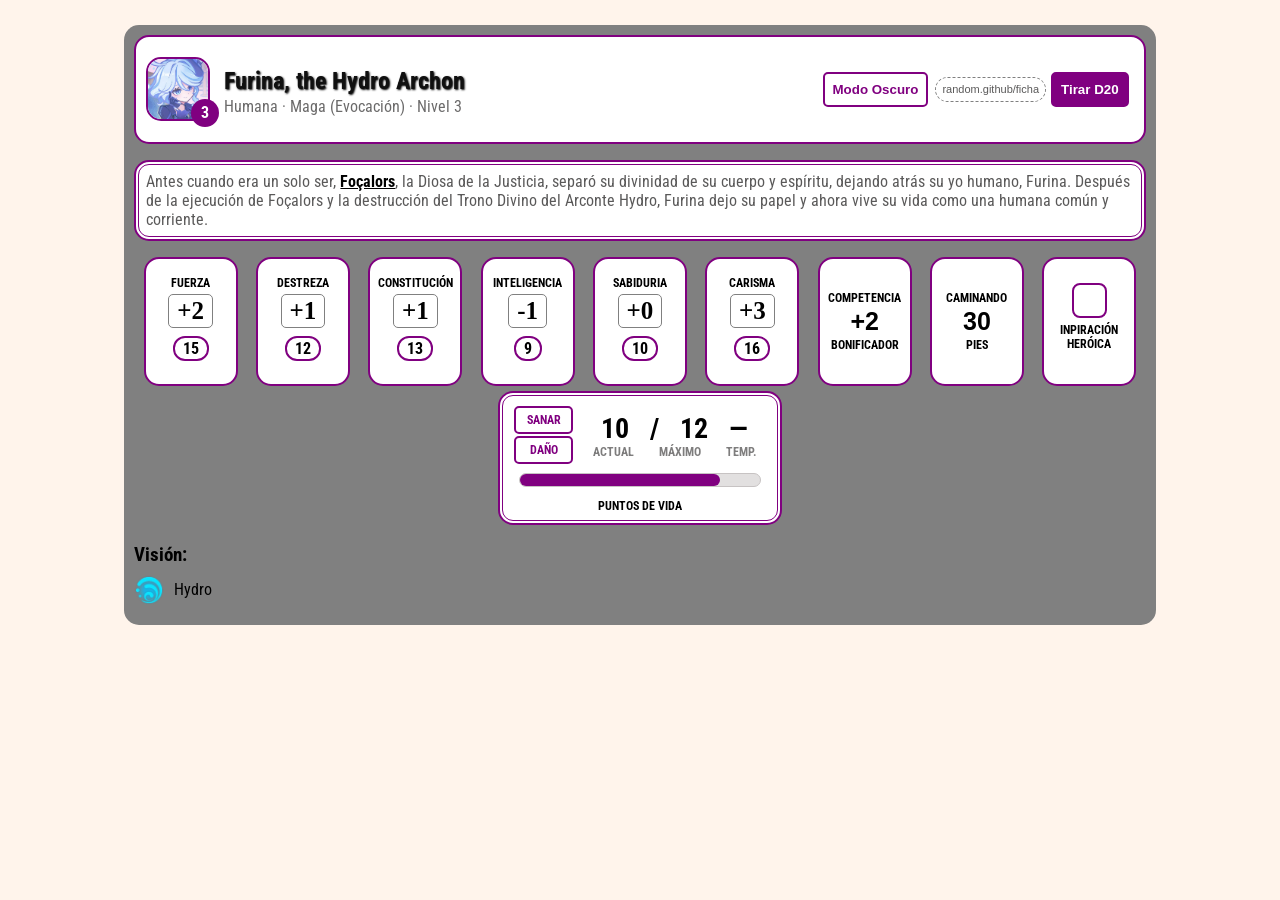
<file: fase-01/proyecto_ficha-personaje/index.html>
<!doctype html>
<html lang="en">
  <head>
    <meta charset="utf-8" />
    <meta name="viewport" content="width=device-width, initial-scale=1.0" />
    <title>D&D character sheet</title>
    <link rel="stylesheet" href="styles.css" />
    <link rel="preconnect" href="https://fonts.googleapis.com" />
    <link rel="preconnect" href="https://fonts.gstatic.com" crossorigin />
    <link
      href="https://fonts.googleapis.com/css2?family=Amarante&family=Bodoni+Moda:ital,opsz,wght@0,6..96,400..900;1,6..96,400..900&family=Nabla&family=Nunito:ital,wght@0,200..1000;1,200..1000&display=swap"
      rel="stylesheet"
    />
    <link
      rel="stylesheet"
      href="https://fonts.googleapis.com/css2?family=Cinzel:wght@700&amp;family=Roboto+Condensed:wght@400;700&amp;family=Roboto:wght@400;500;700&amp;display=swap"
    />
  </head>

  <body>
    <div class="character-sheet">
      <div class="name-title single-border">
        <div class="izquierda">
          <div class="profile">
            <div class="nivel">3</div>
            <img
              class="character-img"
              alt="woman surrounded by water and otters"
              src="./Images/furina-icon1.png"
            />
          </div>

          <div class="name-title-text">
            <h2 class="character-name">Furina, the Hydro Archon</h2>
            <p class="character-type">Humana · Maga (Evocación) · Nivel 3</p>
          </div>
        </div>
        <div class="botones">
          <button class="modo-oscuro" enabled>Modo Oscuro</button>
          <button class="link-github">
            <a href="https://github.com/Igglybuff/awesome-piracy#gaming"
              >random.github/ficha</a
            >
          </button>
          <button class="tirar-d20">Tirar D20</button>
        </div>
      </div>

      <p class="character-description double-border">
        Antes cuando era un solo ser,
        <a
          href="https://genshin-impact.fandom.com/es/wiki/Furina"
          target="_blank"
          ><strong>Foçalors</strong></a
        >, la Diosa de la Justicia, separó su divinidad de su cuerpo y espíritu,
        dejando atrás su yo humano, Furina. Después de la ejecución de Foçalors
        y la destrucción del Trono Divino del Arconte Hydro, Furina dejo su
        papel y ahora vive su vida como una humana común y corriente.
      </p>

      <div class="segunda-linea">
        <div class="fuerza estadisticas single-border">
          <p class="titulo-stats">Fuerza</p>
          <p class="modificador">+2</p>
          <p class="estadistica-numero">15</p>
        </div>

        <div class="destreza estadisticas single-border">
          <p class="titulo-stats">Destreza</p>
          <p class="modificador">+1</p>
          <p class="estadistica-numero">12</p>
        </div>

        <div class="constitucion estadisticas single-border">
          <p class="titulo-stats">Constitución</p>
          <p class="modificador">+1</p>
          <p class="estadistica-numero">13</p>
        </div>

        <div class="inteligencia estadisticas single-border">
          <p class="titulo-stats">Inteligencia</p>
          <p class="modificador">-1</p>
          <p class="estadistica-numero">9</p>
        </div>

        <div class="sabiduria estadisticas single-border">
          <p class="titulo-stats">Sabiduria</p>
          <p class="modificador">+0</p>
          <p class="estadistica-numero">10</p>
        </div>

        <div class="carisma estadisticas single-border">
          <p class="titulo-stats">Carisma</p>
          <p class="modificador">+3</p>
          <p class="estadistica-numero">16</p>
        </div>

        <div class="competencia bonificador single-border">
          <p class="titulo-stats">Competencia</p>
          <p class="numero-competencia">+2</p>
          <p class="titulo-stats">BONIFICADOR</p>
        </div>
        <div class="competencia velocidad single-border">
          <p class="titulo-stats">Caminando</p>
          <p class="numero-competencia">30</p>
          <p class="titulo-stats">Pies</p>
        </div>
        <div class="competencia inspiración single-border">
          <input class="checkbox" type="checkbox" />
          <p class="titulo-stats">Inpiración heróica</p>
        </div>

        <div class="puntos-de-vida double-border">
          <div class="botones-y-numeros">
            <div class="botones-vida">
              <button class="boton-sanar">SANAR</button>
              <button class="boton-daño">DAÑO</button>
            </div>
            <div class="contenedor-puntos-vida">
              <div class="numeros-vida"></div>
              <div class="letras-vida">
                <div class="letra">ACTUAL</div>
                <div class="letra max">MÁXIMO</div>
                <div class="letra">TEMP.</div>
              </div>
            </div>
          </div>

          <div class="puntos-y-barra">
            <div class="barra-vida-abajo">
              <div class="barra-vida-arriba"></div>
            </div>

            <p class="titulo-vida">PUNTOS DE VIDA</p>
          </div>
        </div>
      </div>

      <h3>Visión:</h3>
      <div class="hydro">
        <img
          class="hydro-image"
          src="./Images/Hydro.webp"
          alt="Hydro icon"
          width="30px"
        />
        <p class="vision-name">Hydro</p>

        <!--<a
          class="read-more"
          href="https://open.spotify.com/playlist/2f8l6YTLu3CFRl7RA26Hi4"
          >Read More</a-->
      </div>
    </div>
  </body>
</html>
</file>
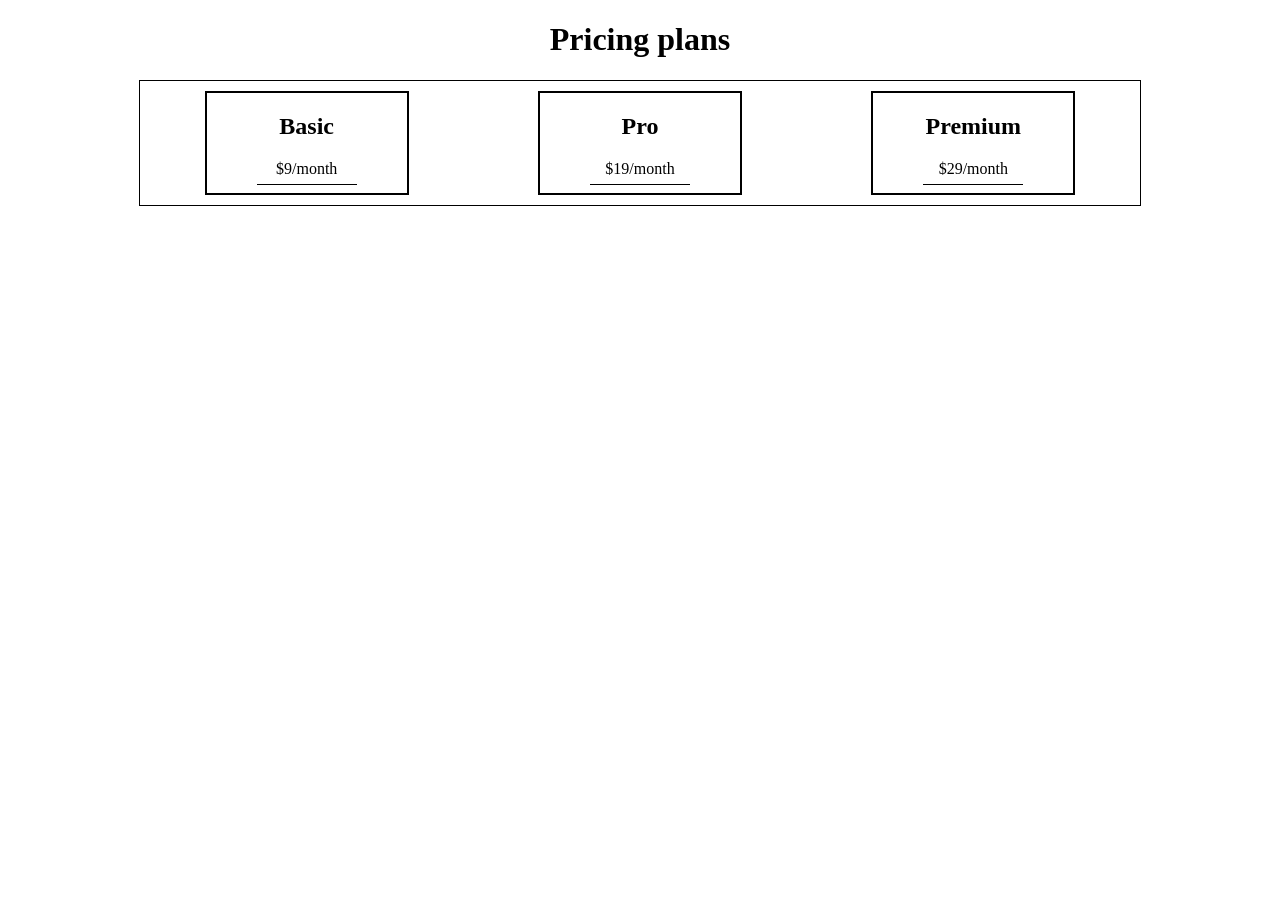
<file: fase-02/kk/index.html>
<!doctype html>
<html lang="en">
  <head>
    <meta charset="UTF-8" />
    <title>Pricing Plans Layout Page</title>
    <link rel="stylesheet" href="styles.css" />
  </head>
  <body>
    <h1>Pricing plans</h1>
    <div class="pricing-container">
      <div class="pricing-card basic-plan">
        <h2>Basic</h2>
        <p>$9/month</p>
        <hr />
      </div>
      <div class="pricing-card pro-plan">
        <h2>Pro</h2>
        <p>$19/month</p>
        <hr />
      </div>
      <div class="pricing-card premium-plan">
        <h2>Premium</h2>
        <p>$29/month</p>
        <hr />
      </div>
    </div>
  </body>
</html>
</file>
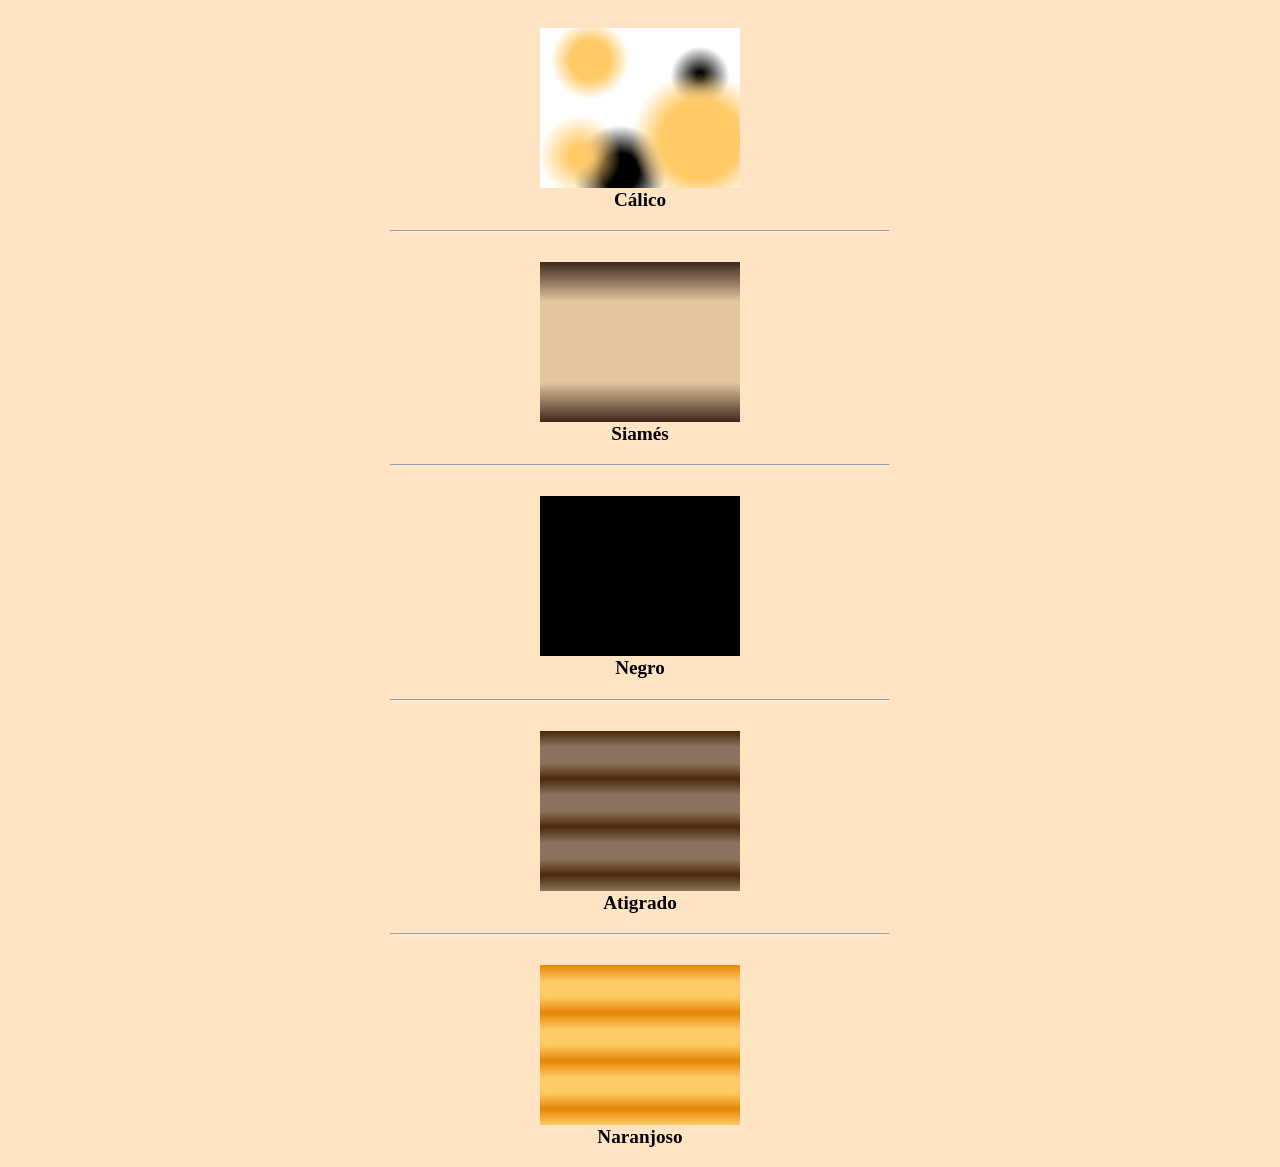
<file: Piezas/F1-Muestrario_de_pelajes/index.html>
<!doctype html>
<html lang="en">
  <head>
    <meta charset="UTF-8" />
    <meta name="viewport" content="width=device-width, initial-scale=1.0" />
    <title>Muestrario de pelajes</title>
    <link rel="stylesheet" href="styles.css" />
  </head>
  <body>
    <main class="muestrario">
      <div class="caja-pelaje calico"></div>
      <p class="nombre">Cálico</p>

      <hr />

      <div class="caja-pelaje siames"></div>
      <p class="nombre">Siamés</p>

      <hr />

      <div class="caja-pelaje negro"></div>
      <p class="nombre">Negro</p>

      <hr />

      <div class="caja-pelaje atigrado"></div>
      <p class="nombre">Atigrado</p>

      <hr />

      <div class="caja-pelaje naranjoso"></div>
      <p class="nombre">Naranjoso</p>
    </main>
  </body>
</html>
</file>
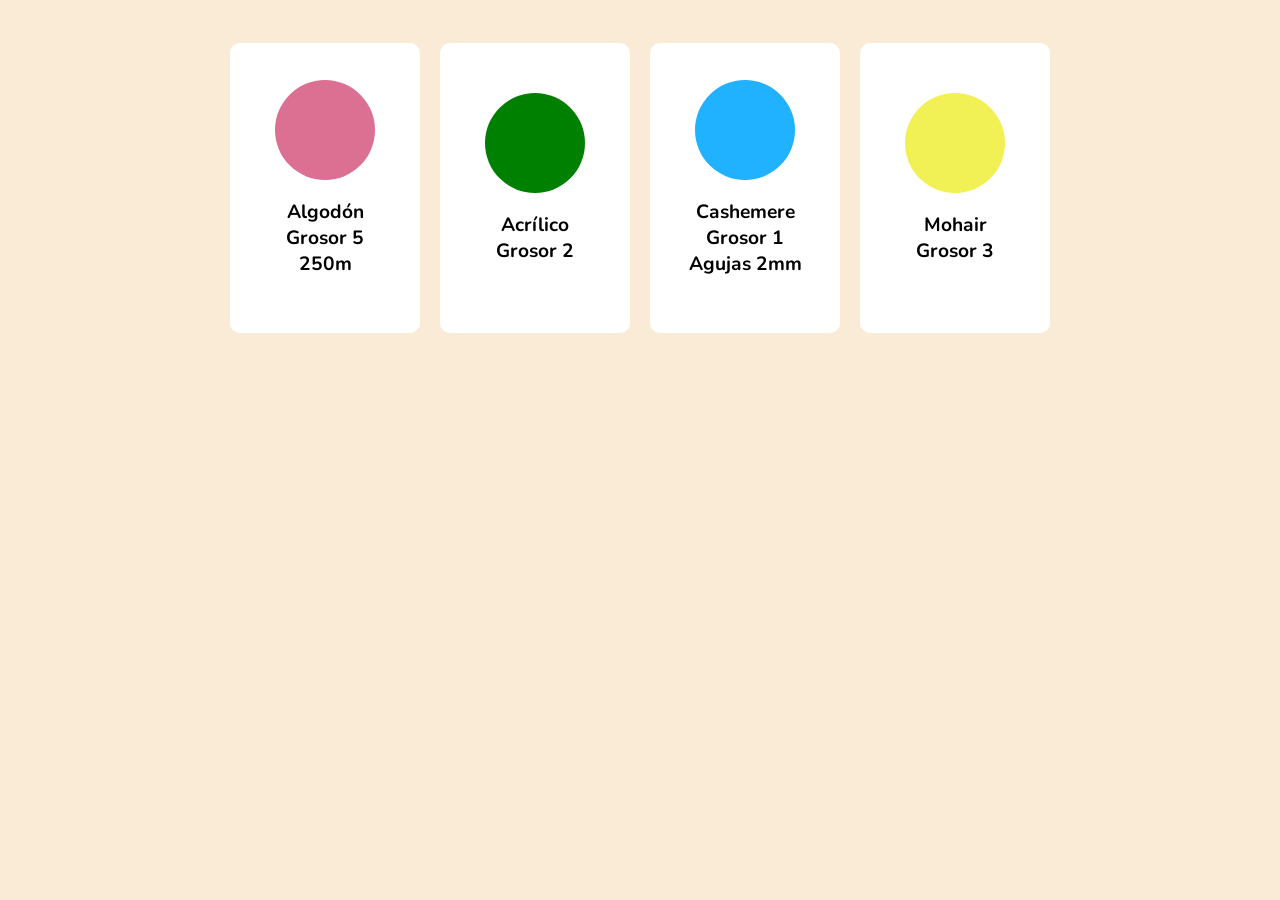
<file: Piezas/F1.3-Fila_de_ovillos/index.html>
<!doctype html>
<html lang="en">
  <head>
    <meta charset="UTF-8" />
    <meta name="viewport" content="width=device-width, initial-scale=1.0" />
    <title>Muestrario de pelajes</title>
    <link rel="stylesheet" href="styles.css" />
    <link rel="stylesheet" href="styles.css" />
    <link rel="preconnect" href="https://fonts.googleapis.com" />
    <link rel="preconnect" href="https://fonts.gstatic.com" crossorigin />
    <link
      href="https://fonts.googleapis.com/css2?family=Amarante&family=Bodoni+Moda:ital,opsz,wght@0,6..96,400..900;1,6..96,400..900&family=Nabla&family=Nunito:ital,wght@0,200..1000;1,200..1000&display=swap"
      rel="stylesheet"
    />
  </head>
  <body>
    <main class="fila">
      <div class="tarjeta">
        <div class="ovillo_1 circulo"></div>
        <p>
          Algodón<br />
          Grosor 5 <br />250m
        </p>
      </div>

      <div class="tarjeta">
        <div class="ovillo_2 circulo"></div>
        <p>
          Acrílico<br />
          Grosor 2
        </p>
      </div>

      <div class="tarjeta">
        <div class="ovillo_3 circulo"></div>
        <p>
          Cashemere<br />
          Grosor 1<br />
          Agujas 2mm
        </p>
      </div>

      <div class="tarjeta">
        <div class="ovillo_4 circulo"></div>
        <p>
          Mohair<br />
          Grosor 3
        </p>
      </div>
    </main>
  </body>
</html>
</file>
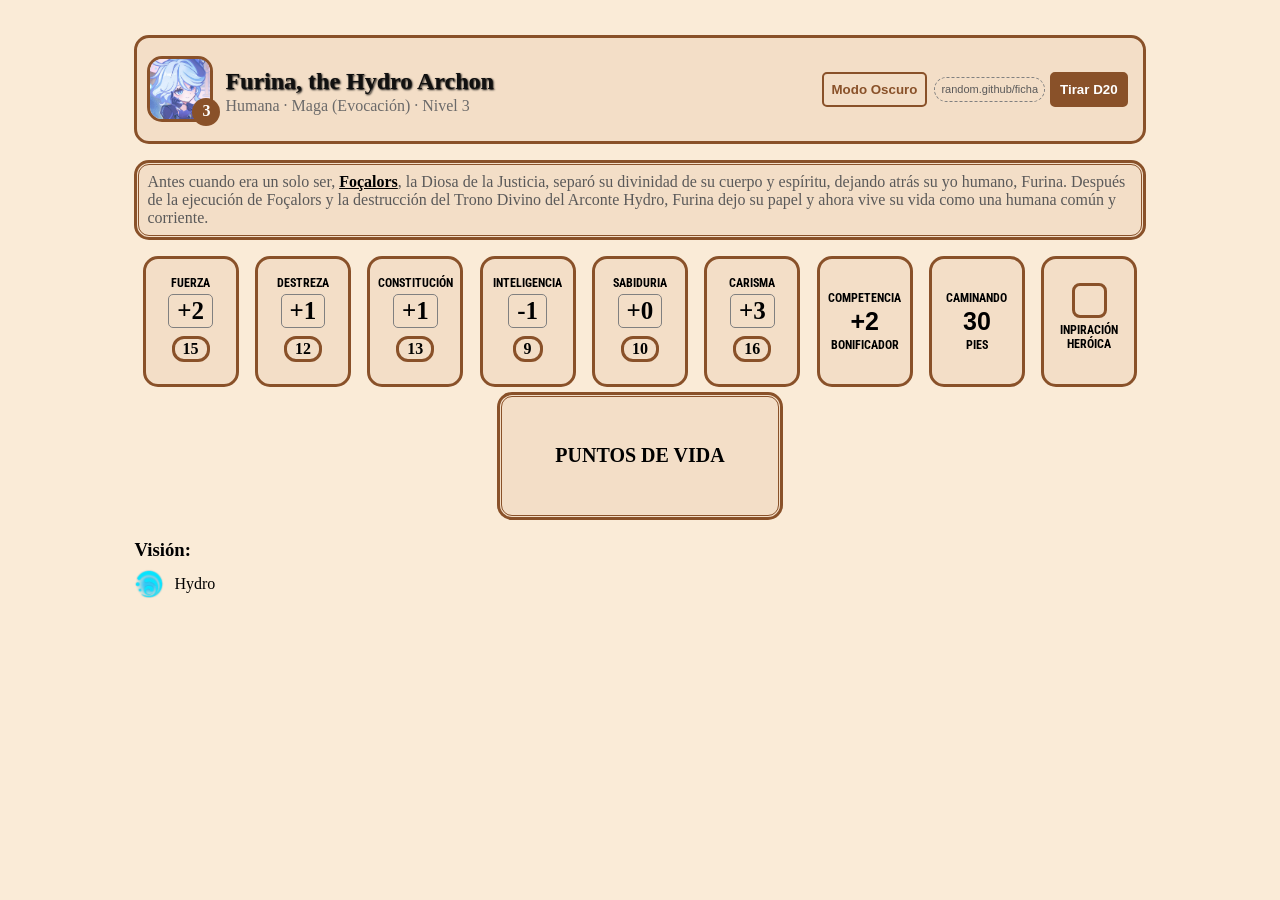
<file: Piezas/F1.4-Ficha-dnd-otoño/index.html>
<!doctype html>
<html lang="en">
  <head>
    <meta charset="utf-8" />
    <meta name="viewport" content="width=device-width, initial-scale=1.0" />
    <title>D&D character sheet</title>
    <link rel="stylesheet" href="styles.css" />
    <link rel="preconnect" href="https://fonts.googleapis.com" />
    <link rel="preconnect" href="https://fonts.gstatic.com" crossorigin />
    <link
      href="https://fonts.googleapis.com/css2?family=Amarante&family=Bodoni+Moda:ital,opsz,wght@0,6..96,400..900;1,6..96,400..900&family=Nabla&family=Nunito:ital,wght@0,200..1000;1,200..1000&display=swap"
      rel="stylesheet"
    />
    <link
      rel="stylesheet"
      href="https://fonts.googleapis.com/css2?family=Cinzel:wght@700&amp;family=Roboto+Condensed:wght@400;700&amp;family=Roboto:wght@400;500;700&amp;display=swap"
    />
  </head>

  <body>
    <div class="character-sheet">
      <div class="name-title single-border">
        <div class="izquierda">
          <div class="profile">
            <div class="nivel">3</div>
            <img
              class="character-img"
              alt="woman surrounded by water and otters"
              src="./Images/furina-icon1.png"
            />
          </div>

          <div class="name-title-text">
            <h2 class="character-name">Furina, the Hydro Archon</h2>
            <p class="character-type">Humana · Maga (Evocación) · Nivel 3</p>
          </div>
        </div>
        <div class="botones">
          <button class="modo-oscuro" enabled>Modo Oscuro</button>
          <button class="link-github">
            <a href="https://github.com/Igglybuff/awesome-piracy#gaming"
              >random.github/ficha</a
            >
          </button>
          <button class="tirar-d20">Tirar D20</button>
        </div>
      </div>

      <p class="character-description double-border">
        Antes cuando era un solo ser,
        <a
          href="https://genshin-impact.fandom.com/es/wiki/Furina"
          target="_blank"
          ><strong>Foçalors</strong></a
        >, la Diosa de la Justicia, separó su divinidad de su cuerpo y espíritu,
        dejando atrás su yo humano, Furina. Después de la ejecución de Foçalors
        y la destrucción del Trono Divino del Arconte Hydro, Furina dejo su
        papel y ahora vive su vida como una humana común y corriente.
      </p>

      <div class="segunda-linea">
        <div class="fuerza estadisticas single-border">
          <p class="titulo-stats">Fuerza</p>
          <p class="modificador">+2</p>
          <p class="estadistica-numero">15</p>
        </div>

        <div class="destreza estadisticas single-border">
          <p class="titulo-stats">Destreza</p>
          <p class="modificador">+1</p>
          <p class="estadistica-numero">12</p>
        </div>

        <div class="constitucion estadisticas single-border">
          <p class="titulo-stats">Constitución</p>
          <p class="modificador">+1</p>
          <p class="estadistica-numero">13</p>
        </div>

        <div class="inteligencia estadisticas single-border">
          <p class="titulo-stats">Inteligencia</p>
          <p class="modificador">-1</p>
          <p class="estadistica-numero">9</p>
        </div>

        <div class="sabiduria estadisticas single-border">
          <p class="titulo-stats">Sabiduria</p>
          <p class="modificador">+0</p>
          <p class="estadistica-numero">10</p>
        </div>

        <div class="carisma estadisticas single-border">
          <p class="titulo-stats">Carisma</p>
          <p class="modificador">+3</p>
          <p class="estadistica-numero">16</p>
        </div>

        <div class="competencia bonificador single-border">
          <p class="titulo-stats">Competencia</p>
          <p class="numero-competencia">+2</p>
          <p class="titulo-stats">BONIFICADOR</p>
        </div>
        <div class="competencia velocidad single-border">
          <p class="titulo-stats">Caminando</p>
          <p class="numero-competencia">30</p>
          <p class="titulo-stats">Pies</p>
        </div>
        <div class="competencia inspiración single-border">
          <input class="checkbox" type="checkbox" />
          <p class="titulo-stats">Inpiración heróica</p>
        </div>

        <div class="puntos-de-vida double-border">PUNTOS DE VIDA</div>
      </div>

      <h3>Visión:</h3>
      <div class="hydro">
        <img
          class="hydro-image"
          src="./Images/Hydro.webp"
          alt="Hydro icon"
          width="30px"
        />
        <p class="vision-name">Hydro</p>

        <!--<a
          class="read-more"
          href="https://open.spotify.com/playlist/2f8l6YTLu3CFRl7RA26Hi4"
          >Read More</a-->
      </div>
    </div>
  </body>
</html>
</file>
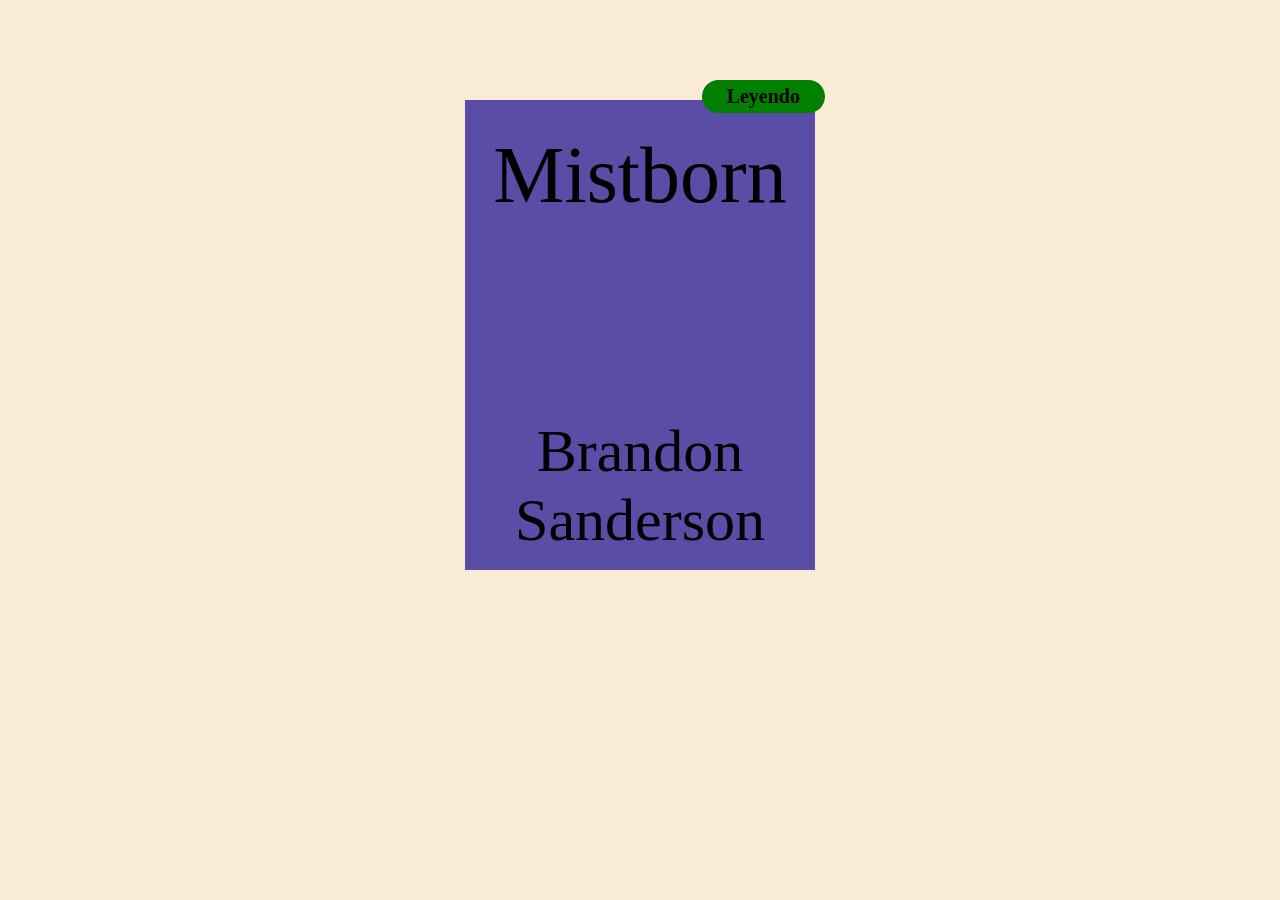
<file: Piezas/F1.5-Etiqueta-leyendo/index.html>
<!doctype html>
<html lang="en">
  <head>
    <meta charset="UTF-8" />
    <meta name="viewport" content="width=device-width, initial-scale=1.0" />
    <title>Muestrario de pelajes</title>
    <link rel="stylesheet" href="styles.css" />
    <link rel="stylesheet" href="styles.css" />
    <link rel="preconnect" href="https://fonts.googleapis.com" />
    <link rel="preconnect" href="https://fonts.gstatic.com" crossorigin />
    <link
      href="https://fonts.googleapis.com/css2?family=Amarante&family=Bodoni+Moda:ital,opsz,wght@0,6..96,400..900;1,6..96,400..900&family=Nabla&family=Nunito:ital,wght@0,200..1000;1,200..1000&display=swap"
      rel="stylesheet"
    />
  </head>
  <body>
    <main>
      <div class="portada">
        <div class="leyendo">Leyendo</div>
        <div class="titulo">Mistborn</div>
        <div class="autor">Brandon Sanderson</div>
      </div>
    </main>
  </body>
</html>
</file>
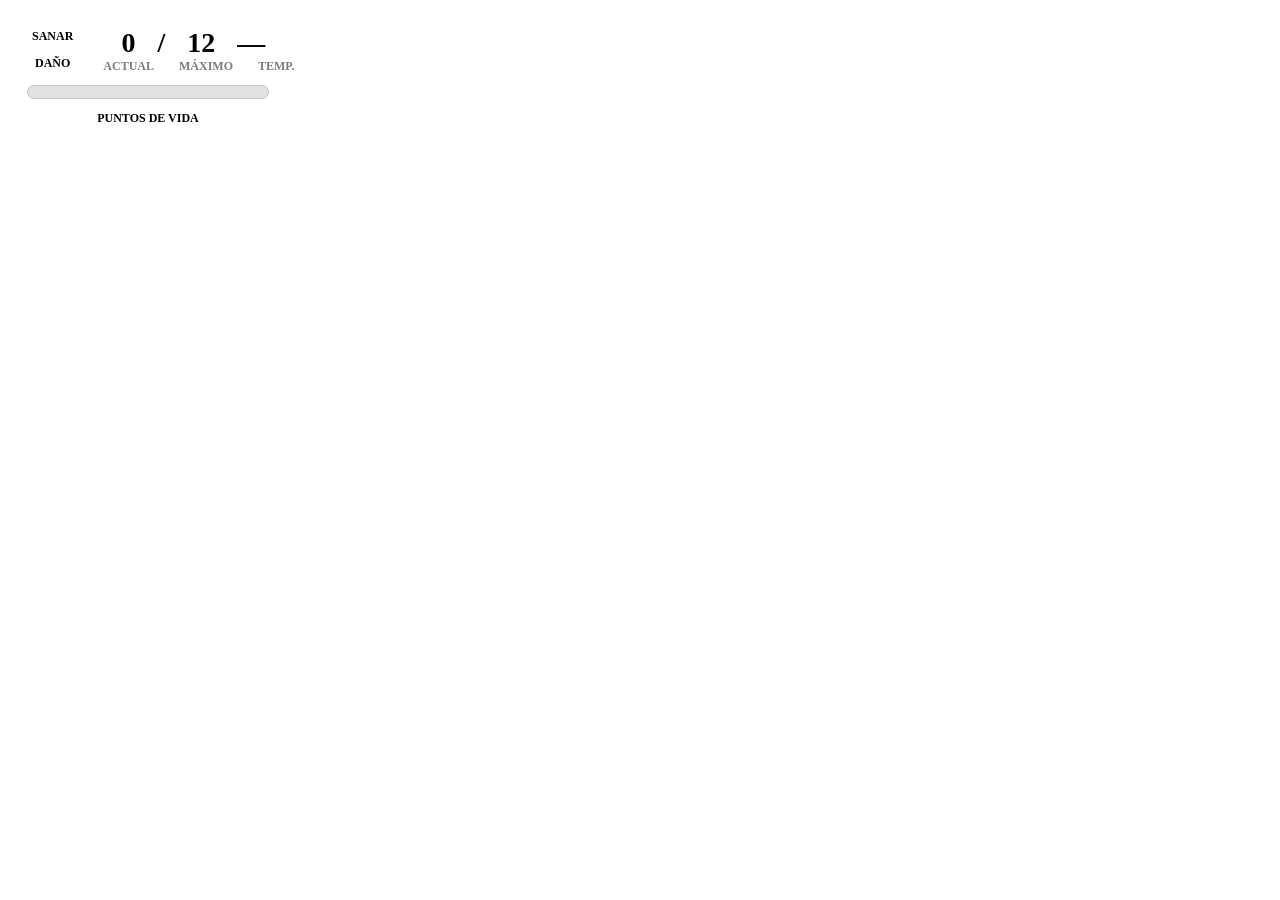
<file: Piezas/F1.6-Barra-de-vida/index.html>
<!doctype html>
<html lang="en">
  <head>
    <meta charset="UTF-8" />
    <meta name="viewport" content="width=device-width, initial-scale=1.0" />
    <title>Muestrario de pelajes</title>
    <link rel="stylesheet" href="styles.css" />
    <link rel="stylesheet" href="styles.css" />
    <link rel="preconnect" href="https://fonts.googleapis.com" />
    <link rel="preconnect" href="https://fonts.gstatic.com" crossorigin />
    <link
      href="https://fonts.googleapis.com/css2?family=Amarante&family=Bodoni+Moda:ital,opsz,wght@0,6..96,400..900;1,6..96,400..900&family=Nabla&family=Nunito:ital,wght@0,200..1000;1,200..1000&display=swap"
      rel="stylesheet"
    />
  </head>
  <body>
         <div class="puntos-de-vida double-border">
          <div class="botones-y-numeros">
            <div class="botones-vida">
              <button class="boton-sanar">SANAR</button>
              <button class="boton-daño">DAÑO</button>
            </div>
            <div class="contenedor-puntos-vida">
              <div class="numeros-vida"></div>
              <div class="letras-vida">
                <div class="letra">ACTUAL</div>
                <div class="letra max">MÁXIMO</div>
                <div class="letra">TEMP.</div>
              </div>
            </div>
          </div>

          <div class="puntos-y-barra">
            <div class="barra-vida-abajo">
              <div class="barra-vida-arriba"></div>
            </div>

            <p class="titulo-vida">PUNTOS DE VIDA</p>
          </div>
        </div>
      </div>
  </body>
</html>
</file>
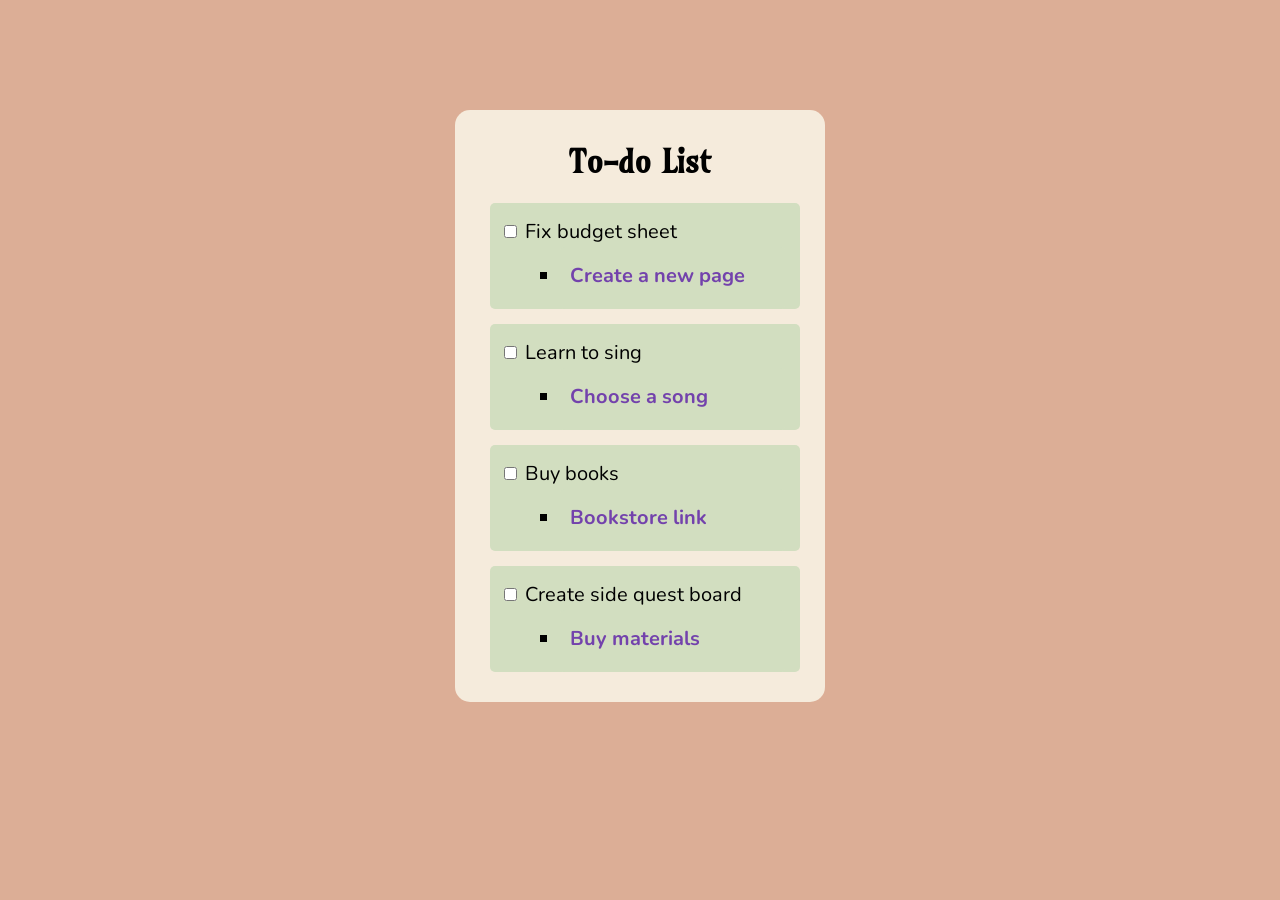
<file: fase-01/Todo_list/todo_list.html>
<!doctype html>
<html lang="en">
  <head>
    <link rel="stylesheet" href="styles.css" />
    <link rel="preconnect" href="https://fonts.googleapis.com" />
    <link rel="preconnect" href="https://fonts.googleapis.com" />
    <link rel="preconnect" href="https://fonts.gstatic.com" crossorigin />
    <link
      href="https://fonts.googleapis.com/css2?family=Amarante&family=Nabla&family=Nunito:ital,wght@0,200..1000;1,200..1000&display=swap"
      rel="stylesheet"
    />
    <meta charset="utf-8" />
    <title>Styled To-Do List</title>
  </head>

  <body>
    <div class="cuadro">
      <h1>To-do List</h1>
      <ul class="todo-list">
        <li>
          <input type="checkbox" id="item_1" />
          <label for="item_1">Fix budget sheet</label>
          <ul class="sub-item">
            <li>
              <a
                class="sub-item-link"
                href="https://co.pinterest.com"
                target="_blank"
                >Create a new page</a
              >
            </li>
          </ul>
        </li>

        <li>
          <input type="checkbox" id="item_2" />
          <label for="item_2">Learn to sing</label>
          <ul class="sub-item">
            <li>
              <a
                class="sub-item-link"
                href="https://co.pinterest.com"
                target="_blank"
                >Choose a song</a
              >
            </li>
          </ul>
        </li>

        <li>
          <input type="checkbox" id="item_3" />
          <label for="item_3">Buy books</label>
          <ul class="sub-item">
            <li>
              <a
                class="sub-item-link"
                href="https://co.pinterest.com"
                target="_blank"
                >Bookstore link</a
              >
            </li>
          </ul>
        </li>

        <li>
          <input type="checkbox" id="item_4" />
          <label for="item_4">Create side quest board</label>
          <ul class="sub-item">
            <li>
              <a
                class="sub-item-link"
                href="https://co.pinterest.com"
                target="_blank"
                >Buy materials</a
              >
            </li>
          </ul>
        </li>
      </ul>
    </div>
  </body>
</html>
</file>
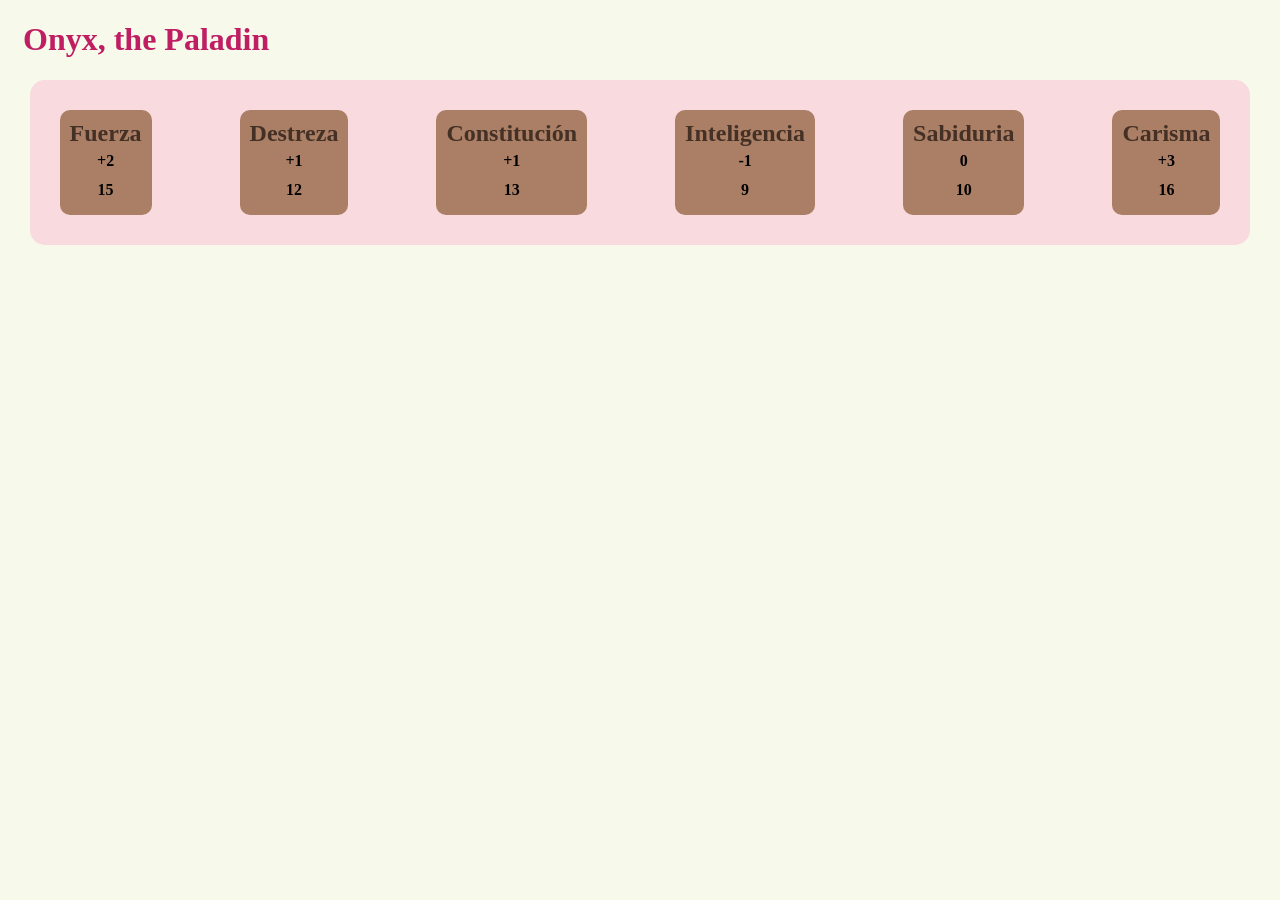
<file: fase-02/proyecto_ficha-personaje/blog.html>
<!doctype html>
<html lang="en">
  <head>
    <meta charset="utf-8" />
    <meta name="viewport" content="width=device-width, initial-scale=1.0" />
    <title>D&D character sheet</title>
    <link rel="stylesheet" href="styles.css" />
  </head>

  <body>
    <header class="header">
      <h1>Onyx, the Paladin</h1>
    </header>
    <main class="character-sheet">
      <section class="estadisticas">
        <div class="fuerza" class="est-especifica">
          <h2>Fuerza</h2>
          <p>+2</p>
          <p>15</p>
        </div>

        <div class="destreza" class="est-especifica">
          <h2>Destreza</h2>
          <p>+1</p>
          <p>12</p>
        </div>

        <div class="constitucion" class="est-especifica">
          <h2>Constitución</h2>
          <p>+1</p>
          <p>13</p>
        </div>

        <div class="inteligencia" class="est-especifica">
          <h2>Inteligencia</h2>
          <p>-1</p>
          <p>9</p>
        </div>

        <div class="sabiduria" class="est-especifica">
          <h2>Sabiduria</h2>
          <p>0</p>
          <p>10</p>
        </div>

        <div class="carisma" class="est-especifica">
          <h2>Carisma</h2>
          <p>+3</p>
          <p>16</p>
        </div>
      </section>
    </main>
  </body>
</html>
</file>
<file: fase-01/proyecto_ficha-personaje/styles.css>
:root {
  --main-color: purple;
  --background-general: #fff4eb;
  --background-divs: white;
  --border-radius: 15px;
  --single-border: 2px solid var(--main-color);
  --outline: solid thin var(--main-color);
  --outline-offset: -5px;
  --main-font: "Nunito";

  /*puntos de vida*/
  --cantidad-vida: 10;
  --cantidad-vida-px: calc(var(--cantidad-vida) * 10px);
}

.single-border {
  border: var(--single-border);
  border-radius: var(--border-radius);
}

.double-border {
  border: var(--single-border);
  border-radius: var(--border-radius);
  outline: var(--outline);
  outline-offset: var(--outline-offset);
}

body {
  background-color: var(--background-general);
  font-family: Roboto condensed;
}

.character-sheet {
  background-color: gray;
  border-radius: var(--border-radius);
  max-width: 85%;
  min-width: 600px;
  width: 80%;
  padding: 10px;
  margin: auto;
  margin-top: 25px;
}

/* #region First Div */
.name-title {
  background-color: var(--background-divs);
  padding: 10px;
  display: flex;
  flex-direction: row;
  align-items: center;
  /*position: sticky;*/
  top: 0;
}

.izquierda {
  display: flex;
  flex-direction: row;
  align-items: center;
  width: 50%;
  position: relative;
}

.nivel {
  background-color: var(--main-color);
  width: 20px;
  height: 20px;
  position: absolute;
  top: 42px;
  left: 45px;
  z-index: 10;
  border-radius: 20px;
  padding: 4px;
  text-align: center;
  font-weight: bold;
  color: white;
}

.profile {
  width: 60px;
  max-width: 60px;
  display: flex;
  position: relative;
}
.character-img {
  border: var(--single-border);
  border-radius: 15px;
  width: 60px;
  height: 60px;
}

.name-title-text {
  margin-left: 18px;
  /*margin-bottom: -20px;
  margin-top: -10px;*/
}
.character-name {
  color: rgb(16, 16, 16);
  margin-bottom: -8px;
  text-shadow: 1px 1px 2px black;
}
.character-type {
  margin-top: 10px;
  color: rgb(107, 106, 106);
}

/* #region Botones */
.botones {
  display: flex;
  justify-content: flex-end;
  width: 50%;
  flex-wrap: wrap;
  align-items: center;
}

.link-github {
  height: 25px;
  font-size: 11px;
  border-radius: 30px;
  border: 1px dashed gray;
  background-color: var(--background-divs);
}

.link-github > a {
  text-decoration: none;
  color: rgb(90, 89, 89);
}
.modo-oscuro {
  margin-right: 7px;
  padding: 8px;
  border-radius: 5px;
  border: 2px solid var(--main-color);
  background-color: var(--background-divs);
  color: var(--main-color);
  font-weight: bold;
  transition: background-color ease 0.3s;
}

.tirar-d20 {
  margin-right: 5px;
  margin-left: 5px;
  border-radius: 5px;
  border: 2px solid var(--main-color);
  padding: 8px;
  background-color: var(--main-color);
  color: white;
  font-weight: bold;
}

.modo-oscuro:hover {
  color: var(--background-divs);
  background-color: var(--main-color);
  cursor: pointer;
}

.tirar-d20:hover {
  cursor: pointer;
}
/*#endregion*/

/* #endregion */

.character-description {
  background-color: var(--background-divs);
  padding: 10px;
  color: rgb(90, 89, 89);
}

/* #region Segunda Línea */

.segunda-linea {
  display: flex;
  flex-wrap: wrap;
  width: 100%;
  justify-content: space-around;
}

.segunda-linea > .single-border {
  background-color: var(--background-divs);
  display: flex;
  flex-direction: column;
  align-items: center;
  padding: 5px;
  width: 80px;
  height: 115px;
  margin-bottom: 5px;
}

.titulo-stats {
  font-weight: bolder;
  text-transform: uppercase;
  font-size: smaller;
  font-family: Roboto condensed;
  font-size: 12px;
}

.modificador {
  border: 1px solid gray;
  border-radius: 5px;
  padding: 2px 8px;
  margin: -8px -8px;
  font-weight: bolder;
  font-size: 25px;
  font-family: Cambria, Cochin, Georgia, Times, "Times New Roman", serif;
}

.estadistica-numero {
  border: var(--single-border);
  border-radius: 12px;
  padding: 1px 8px;
  font-weight: bold;
}

.numero-competencia {
  margin: -10px 0px;
  font-size: 25px;
  font-weight: bolder;
  font-family: Arial, Helvetica, sans-serif;
}
input[type="checkbox"] {
  appearance: none;
  width: 35px;
  height: 35px;
  cursor: pointer;
  border-radius: 8px;
  border: var(--single-border);
  margin-bottom: -7px;
}

.competencia {
  display: flex;
  text-align: center;
  justify-content: center;
}

/* #region Puntos de vida */

.puntos-de-vida {
  background-color: var(--background-divs);
  width: 280px;
  height: 122px;
  min-height: 122px;
  display: flex;
  justify-content: center;
  align-items: center;
  flex-direction: column;
  padding-top: 8px;
}

.botones-y-numeros {
  display: flex;
  justify-content: space-between;
  align-items: center;
  margin: 8px 0px -6px 0px;
  width: 90%;
}

.botones-vida {
  display: flex;
  flex-direction: column;
  gap: 2px;
  width: 65px;
}

.boton-sanar {
  padding: 5px 10px;
  border-radius: 5px;
  border: 2px solid var(--main-color);
  background-color: var(--background-divs);
  color: var(--main-color);
  font: bold 12px Roboto condensed;
  transition: background-color ease 0.3s;
}

.boton-daño {
  padding: 5px 10px;
  border-radius: 5px;
  border: 2px solid var(--main-color);
  background-color: var(--background-divs);
  color: var(--main-color);
  font: bold 12px Roboto condensed;
  transition: background-color ease 0.3s;
  font-size: 12px;
}

.boton-sanar:hover {
  color: var(--background-divs);
  background-color: var(--main-color);
  cursor: pointer;
}

.boton-daño:hover {
  color: var(--background-divs);
  background-color: var(--main-color);
  cursor: pointer;
}

.contenedor-puntos-vida {
  margin-left: 10px;
  width: 200px;
}
.numeros-vida {
  counter-reset: vida-texto var(--cantidad-vida);
  text-align: center;
  font-size: 28px;
  font-weight: bold;
  word-spacing: 15px;
}

.numeros-vida::after {
  content: counter(vida-texto) "  /  12  —";
}

.letra {
  display: inline-block;
  font-weight: bold;
  font-size: 12px;
  color: rgb(126, 125, 125);
}
.letras-vida {
  display: flex;
  gap: 25px;
  padding-left: 10px;
}

.puntos-y-barra {
  display: flex;
  flex-direction: column;
  align-items: center;
  width: 90%;
  padding-top: 15px;
  padding-bottom: -10;
}

.barra-vida-abajo {
  position: relative;
  background-color: rgb(226, 224, 224);
  border-radius: 10px;
  padding: 6px 120px;
  border: 1px solid rgb(199, 195, 195);
}

.barra-vida-arriba {
  position: absolute;
  border-radius: 10px;
  padding: 6px var(--cantidad-vida-px);
  left: 0;
  top: 0;
  background-color: var(--main-color);
}

.titulo-vida {
  font-weight: bolder;
  font-size: 12px;
}

/* #endregion */

/* #endregion */

.read-more {
  background-color: rgb(16, 16, 16);
  color: white;
  padding: 8px;
  border-radius: 5px;
  margin: -5px;
  text-decoration: none;
  display: inline-block;
}

.read-more:hover {
  background-color: rgb(97, 97, 97);
}

.character-description > a {
  color: black;
}

a:hover {
  color: cornflowerblue;
}

.hydro {
  display: flex;
  flex-direction: row;
  align-items: center;
  gap: 10px;
  margin-top: -20px;
}
</file>
<file: fase-02/kk/styles.css>
body {
  text-align: center;
}

.pricing-container {
  border: 1px solid black;
  display: flex;
  flex-direction: row;
  flex-wrap: wrap;
  justify-content: space-around;
  max-width: 1000px;
  margin: auto;
}

.pricing-card {
  border: 2px solid black;
  margin: 10px;
  text-align: center;
  flex-direction: column;
  justify-content: space-between;
  flex: 0 0 200px;
}

.pricing-card:hover {
  transform: scale(1.1);
  transition: transform 0.5s ease;
}

.basic-plan {
  order: 1;
}

.pro-plan {
  order: 2;
}

.premium-plan {
  order: 3;
}

hr {
  width: 50%;
  margin-top: -10px;
  border: 0;
  border-top: 1px solid black;
}
</file>
<file: Piezas/F1-Muestrario_de_pelajes/styles.css>
body {
  background-color: bisque;
}

.muestrario {
  padding-top: 20px;
  margin: auto;
  width: 500px;
}

.caja-pelaje {
  padding: 80px 50px;
  margin: auto;
  width: 100px;
}

.nombre {
  text-align: center;
  font-weight: bold;
  font-size: larger;
  margin-top: 1px;
}

hr {
  margin-bottom: 30px;
}

.negro {
  background-color: black;
}

.calico {
  background: white;
  background-image:
   /*Naranjas*/
    radial-gradient(
      circle at 25% 20%,
      color-mix(in srgb, orange 60%, white 40%) 10%,
      transparent 20%
    ),
    radial-gradient(
      circle at 80% 70%,
      color-mix(in srgb, orange 60%, white 40%) 20%,
      transparent 35%
    ),
    radial-gradient(
      circle at 20% 80%,
      color-mix(in srgb, orange 60%, white 40%) 5%,
      transparent 20%
    ),
    /*Negras*/ radial-gradient(circle at 80% 30%, black 2%, transparent 15%),
    radial-gradient(circle at 40% 90%, black 10%, transparent 25%);
}

.siames {
  background: color-mix(in srgb, burlywood 80%, white 20%);
  background-image: linear-gradient(
    #3d291e 0%,
    transparent 25%,
    transparent 75%,
    #3d291e 100%
  );
}

.atigrado {
  background: color-mix(in srgb, rgb(76, 40, 9) 65%, white 35%);
  background-image: repeating-linear-gradient(
    rgb(76, 40, 9) 0%,
    transparent 10%,
    transparent 20%,
    rgb(76, 40, 9) 30%
  );
}

.naranjoso {
  background-color: color-mix(in srgb, orange 60%, white 40%);
  background-image: repeating-linear-gradient(
    rgb(229, 133, 0) 0%,
    transparent 10%,
    transparent 20%,
    rgb(229, 133, 0) 30%
  );
}
</file>
<file: Piezas/F1.3-Fila_de_ovillos/styles.css>
.circulo {
  border-radius: 50px;
  padding: 50px;
}

body {
  background-color: antiquewhite;
}

.fila {
  display: flex;
  gap: 20px;
  justify-content: center;
  width: 900px;
  height: 500px;
  margin: auto;
}

.tarjeta {
  background-color: white;
  border-radius: 10px;
  display: flex;
  flex-direction: column;
  align-items: center;
  justify-content: center;
  width: 150px;
  height: 250px;
  padding: 20px;
  font: bolder larger Nunito;
  margin-top: 35px;
  text-align: center;
}

.ovillo_1 {
  background-color: palevioletred;
}

.ovillo_2 {
  background-color: green;
}

.ovillo_3 {
  background-color: rgb(32, 177, 255);
}

.ovillo_4 {
  background-color: rgb(241, 241, 86);
}
</file>
<file: Piezas/F1.4-Ficha-dnd-otoño/styles.css>
:root {
  --main-color: #895129;
  /*--background-general: #fff4eb;*/
  --background-general: antiquewhite;
  --background-second: #dda15e;
  --background-divs: color-mix(in srgb, #dda15e 35%, white 65%);
  --border-radius: 15px;
  --single-border: 3px solid var(--main-color);
  --outline: solid thin var(--main-color);
  --outline-offset: -5px;
  --main-font: "Nunito";
}

.single-border {
  border: var(--single-border);
  border-radius: var(--border-radius);
}

.double-border {
  border: var(--single-border);
  border-radius: var(--border-radius);
  outline: var(--outline);
  outline-offset: var(--outline-offset);
}

body {
  background-color: var(--background-general);
}

.character-sheet {
  border-radius: var(--border-radius);
  max-width: 85%;
  min-width: 600px;
  width: 80%;
  padding: 10px;
  margin: auto;
  margin-top: 25px;
}

/* #region First Div */
.name-title {
  background-color: var(--background-divs);
  padding: 10px;
  display: flex;
  flex-direction: row;
  align-items: center;
  position: sticky;
  top: 0;
}

.izquierda {
  display: flex;
  flex-direction: row;
  align-items: center;
  width: 50%;
  position: relative;
}

.nivel {
  background-color: var(--main-color);
  width: 20px;
  height: 20px;
  position: absolute;
  top: 42px;
  left: 45px;
  z-index: 10;
  border-radius: 20px;
  padding: 4px;
  text-align: center;
  font-weight: bold;
  color: white;
}

.profile {
  width: 60px;
  max-width: 60px;
  display: flex;
  position: relative;
}
.character-img {
  border: var(--single-border);
  border-radius: 15px;
  width: 60px;
  height: 60px;
}

.name-title-text {
  margin-left: 18px;
  /*margin-bottom: -20px;
  margin-top: -10px;*/
}
.character-name {
  color: rgb(16, 16, 16);
  margin-bottom: -8px;
  text-shadow: 1px 1px 2px black;
}
.character-type {
  margin-top: 10px;
  color: rgb(107, 106, 106);
}

/* #region Botones */
.botones {
  display: flex;
  justify-content: flex-end;
  width: 50%;
  flex-wrap: wrap;
  align-items: center;
}

.link-github {
  height: 25px;
  font-size: 11px;
  border-radius: 30px;
  border: 1px dashed gray;
  background-color: var(--background-divs);
}

.link-github > a {
  text-decoration: none;
  color: rgb(90, 89, 89);
}
.modo-oscuro {
  margin-right: 7px;
  padding: 8px;
  border-radius: 5px;
  border: 2px solid var(--main-color);
  background-color: var(--background-divs);
  color: var(--main-color);
  font-weight: bold;
  transition: background-color ease 0.3s;
}

.tirar-d20 {
  margin-right: 5px;
  margin-left: 5px;
  border-radius: 5px;
  border: 2px solid var(--main-color);
  padding: 8px;
  background-color: var(--main-color);
  color: white;
  font-weight: bold;
}

.modo-oscuro:hover {
  color: white;
  background-color: var(--main-color);
  cursor: pointer;
}

.tirar-d20:hover {
  cursor: pointer;
}
/*#endregion*/

/* #endregion */

.character-description {
  background-color: var(--background-divs);
  padding: 10px;
  color: rgb(90, 89, 89);
}

/* #region Segunda Línea */

.segunda-linea {
  display: flex;
  flex-wrap: wrap;
  width: 100%;
  justify-content: space-around;
}

.segunda-linea > .single-border {
  background-color: var(--background-divs);
  display: flex;
  flex-direction: column;
  align-items: center;
  padding: 5px;
  width: 80px;
  height: 115px;
  margin-bottom: 5px;
}

.titulo-stats {
  font-weight: bolder;
  text-transform: uppercase;
  font-size: smaller;
  font-family: Roboto condensed;
  font-size: 12px;
}

.modificador {
  border: 1px solid gray;
  border-radius: 5px;
  padding: 2px 8px;
  margin: -8px -8px;
  font-weight: bolder;
  font-size: 25px;
  font-family: Cambria, Cochin, Georgia, Times, "Times New Roman", serif;
}

.estadistica-numero {
  border: var(--single-border);
  border-radius: 12px;
  padding: 1px 8px;
  font-weight: bold;
}

.numero-competencia {
  margin: -10px 0px;
  font-size: 25px;
  font-weight: bolder;
  font-family: Arial, Helvetica, sans-serif;
}
input[type="checkbox"] {
  appearance: none;
  width: 35px;
  height: 35px;
  cursor: pointer;
  border-radius: 8px;
  border: var(--single-border);
  margin-bottom: -7px;
}

.competencia {
  display: flex;
  text-align: center;
  justify-content: center;
}

.puntos-de-vida {
  background-color: var(--background-divs);
  width: 280px;
  height: 122px;
  min-height: 122px;
  display: flex;
  justify-content: center;
  align-items: center;
  font-weight: bolder;
  font-size: 20px;
}

/* #endregion */

.read-more {
  background-color: rgb(16, 16, 16);
  color: white;
  padding: 8px;
  border-radius: 5px;
  margin: -5px;
  text-decoration: none;
  display: inline-block;
}

.read-more:hover {
  background-color: rgb(97, 97, 97);
}

.character-description > a {
  color: black;
}

a:hover {
  color: cornflowerblue;
}

.hydro {
  display: flex;
  flex-direction: row;
  align-items: center;
  gap: 10px;
  margin-top: -20px;
}
</file>
<file: Piezas/F1.5-Etiqueta-leyendo/styles.css>
body {
  background-color: antiquewhite;
}

.portada {
  width: 350px;
  min-width: 350px;
  height: 470px;
  margin: 100px auto;
  background-color: rgb(89, 77, 166);
  display: flex;
  flex-direction: column;
  position: relative;
  align-items: center;
  justify-content: space-between;
  z-index: 1;
}

.leyendo {
  position: absolute;
  background-color: green;
  padding: 5px 25px;
  border-radius: 20px;
  font: bold 20px serif;
  right: -10px;
  top: -20px;
  z-index: 5;
}

.titulo {
  font-size: 80px;
  margin-top: 30px;
}

.autor {
  font-size: 60px;
  margin-bottom: 15px;
  text-align: center;
}
</file>
<file: Piezas/F1.6-Barra-de-vida/styles.css>
/* #region Puntos de vida */

.puntos-de-vida {
  background-color: var(--background-divs);
  width: 280px;
  height: 122px;
  min-height: 122px;
  display: flex;
  justify-content: center;
  align-items: center;
  flex-direction: column;
  padding-top: 8px;
}

.botones-y-numeros {
  display: flex;
  justify-content: space-between;
  align-items: center;
  margin: 8px 0px -6px 0px;
  width: 90%;
}

.botones-vida {
  display: flex;
  flex-direction: column;
  gap: 2px;
  width: 65px;
}

.boton-sanar {
  padding: 5px 10px;
  border-radius: 5px;
  border: 2px solid var(--main-color);
  background-color: var(--background-divs);
  color: var(--main-color);
  font: bold 12px Roboto condensed;
  transition: background-color ease 0.3s;
}

.boton-daño {
  padding: 5px 10px;
  border-radius: 5px;
  border: 2px solid var(--main-color);
  background-color: var(--background-divs);
  color: var(--main-color);
  font: bold 12px Roboto condensed;
  transition: background-color ease 0.3s;
  font-size: 12px;
}

.boton-sanar:hover {
  color: var(--background-divs);
  background-color: var(--main-color);
  cursor: pointer;
}

.boton-daño:hover {
  color: var(--background-divs);
  background-color: var(--main-color);
  cursor: pointer;
}

.contenedor-puntos-vida {
  margin-left: 10px;
  width: 200px;
}
.numeros-vida {
  counter-reset: vida-texto var(--cantidad-vida);
  text-align: center;
  font-size: 28px;
  font-weight: bold;
  word-spacing: 15px;
}

.numeros-vida::after {
  content: counter(vida-texto) "  /  12  —";
}

.letra {
  display: inline-block;
  font-weight: bold;
  font-size: 12px;
  color: rgb(126, 125, 125);
}
.letras-vida {
  display: flex;
  gap: 25px;
  padding-left: 10px;
}

.puntos-y-barra {
  display: flex;
  flex-direction: column;
  align-items: center;
  width: 90%;
  padding-top: 15px;
  padding-bottom: -10;
}

.barra-vida-abajo {
  position: relative;
  background-color: rgb(226, 224, 224);
  border-radius: 10px;
  padding: 6px 120px;
  border: 1px solid rgb(199, 195, 195);
}

.barra-vida-arriba {
  position: absolute;
  border-radius: 10px;
  padding: 6px var(--cantidad-vida-px);
  left: 0;
  top: 0;
  background-color: var(--main-color);
}

.titulo-vida {
  font-weight: bolder;
  font-size: 12px;
}

/* #endregion */
</file>
<file: fase-01/Todo_list/styles.css>
body {
  background-color: rgb(220 174 150);
}

.cuadro {
  background-color: rgb(245 235 220);
  border-radius: 15px;
  padding: 10px;
  max-width: 350px;
  margin: auto;
  margin-top: 110px;
}

ul {
  font-size: 20px;
  font-family: nunito;
}
h1 {
  text-align: center;
  font-family: amarante;
}

li {
  background-color: rgb(210 222 192);
  margin-bottom: 15px;
  margin-left: -15px;
  margin-right: 15px;
  list-style: none;
  border-radius: 5px;
  padding-top: 15px;
  padding-left: 10px;
}

.sub-item li {
  list-style: square;
  margin-left: 20px;
  margin-top: 2px;
  padding-bottom: 20px;
}

a {
  text-decoration: none;
  font-weight: bold;
}

a:link {
  color: #7342ac;
}

a:hover {
  color: rgb(220 174 150);
}

a:visited {
  color: #a788dc;
}

a:focus {
  outline: 3px solid #9673d2;
  outline-offset: 2px;
}

a:active {
  color: #a788dc;
}
</file>
<file: fase-02/proyecto_ficha-personaje/styles.css>
body {
  /*background-color: #fff4eb;*/
  background-color: #f7f9ea;
}

.header {
  color: #bf1e62;
  margin-top: -25px;
  margin-left: 15px;
  display: block;
  margin-top: 20px;
}

.character-sheet {
  background-color: #f9dade;
  border-radius: 15px;
  /*max-width: 600px;
  min-width: none;*/
  width: 95%;
  padding: 10px;
  display: flex;
  flex-direction: row;
  margin: auto;

  /*margin: auto;*/
}

.estadisticas {
  display: flex;
  flex-direction: row;
  padding: 10px;
  width: 100%;
  justify-content: space-between;
}
.estadisticas div {
  margin: 10px;
  background-color: #aa7f66;
  border-radius: 10px;
  display: flex;
  flex-direction: column;
}

h2 {
  margin: 10px;
  color: #443025;
}

p {
  text-align: center;
  font-weight: bold;
  margin-top: -5px;
}

.estadisticas div:hover {
  background-color: bisque;
  transform: scale(1.1);
  transition: background-color 0.3s ease;
  transition: transform 0.5s ease;
}

.character-description {
  color: rgb(122, 118, 118);
  margin-top: -10px;
  margin-bottom: 20px;
}
</file>
